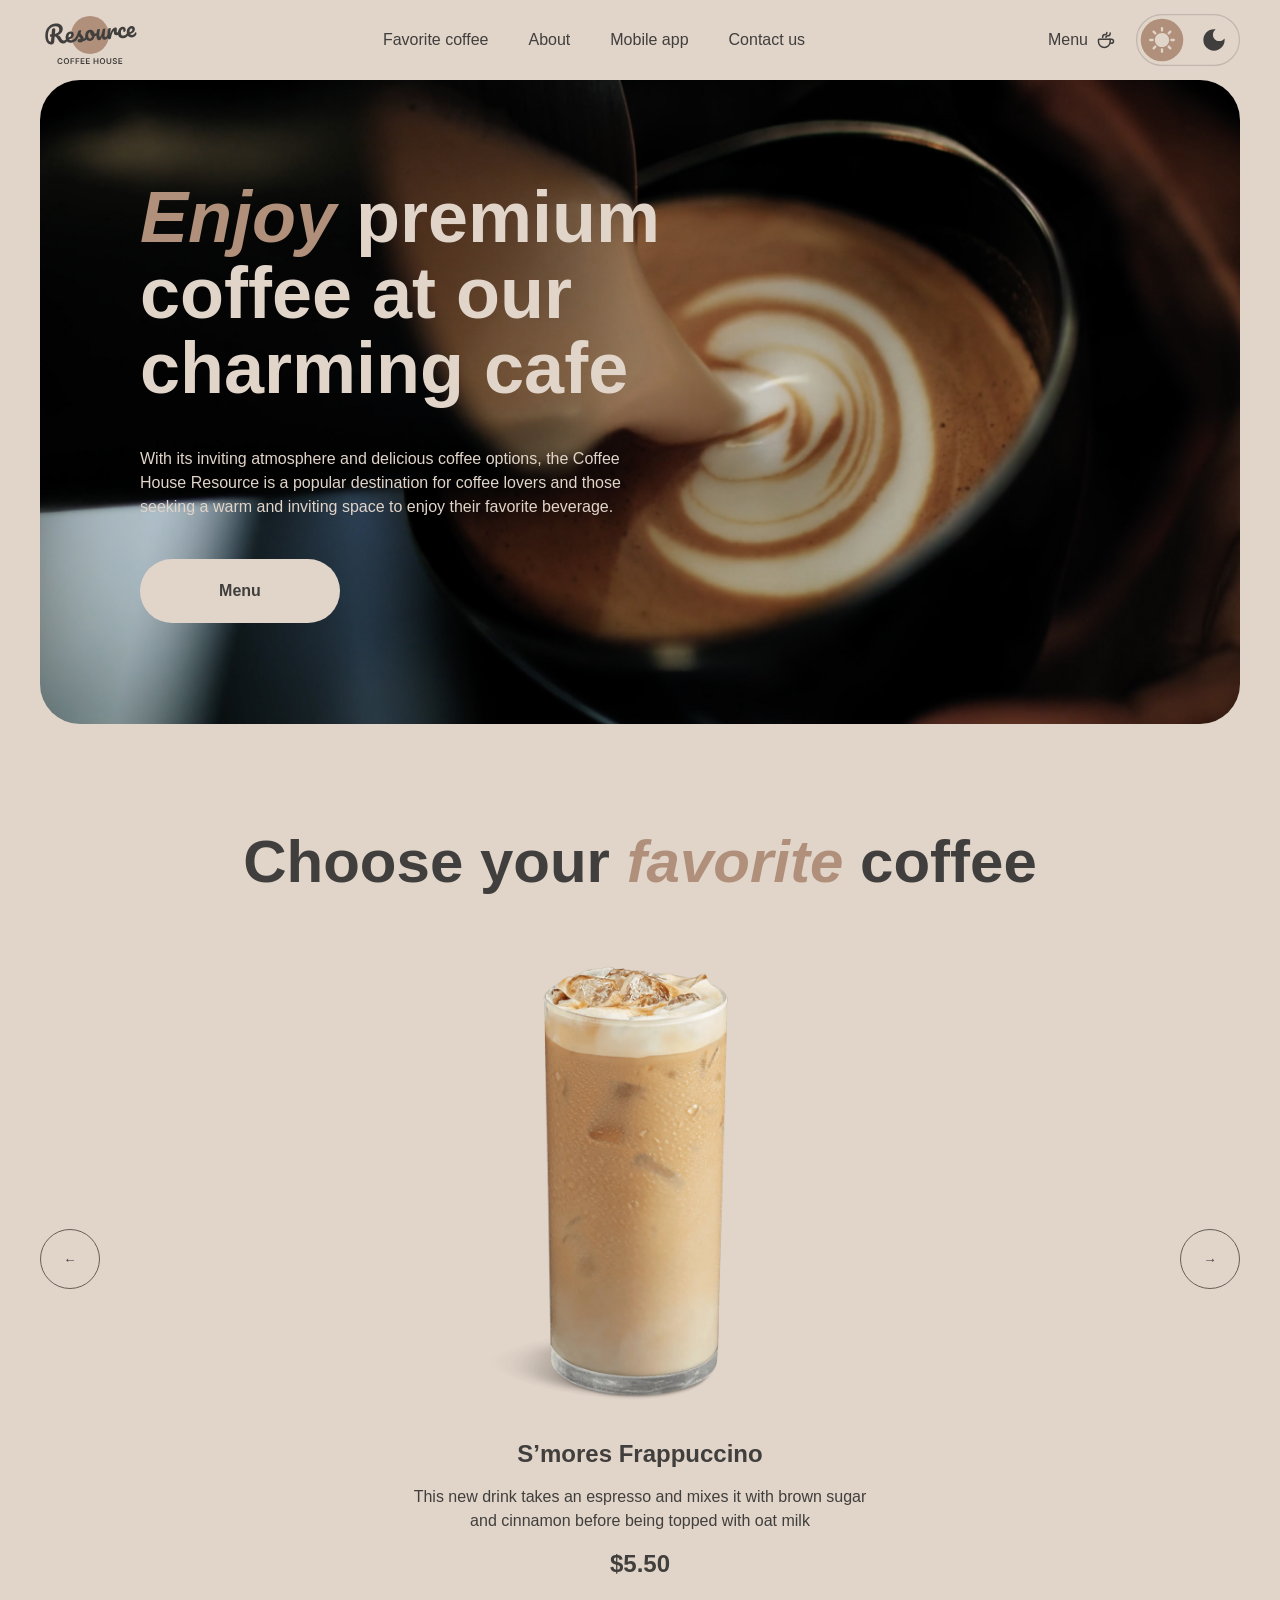
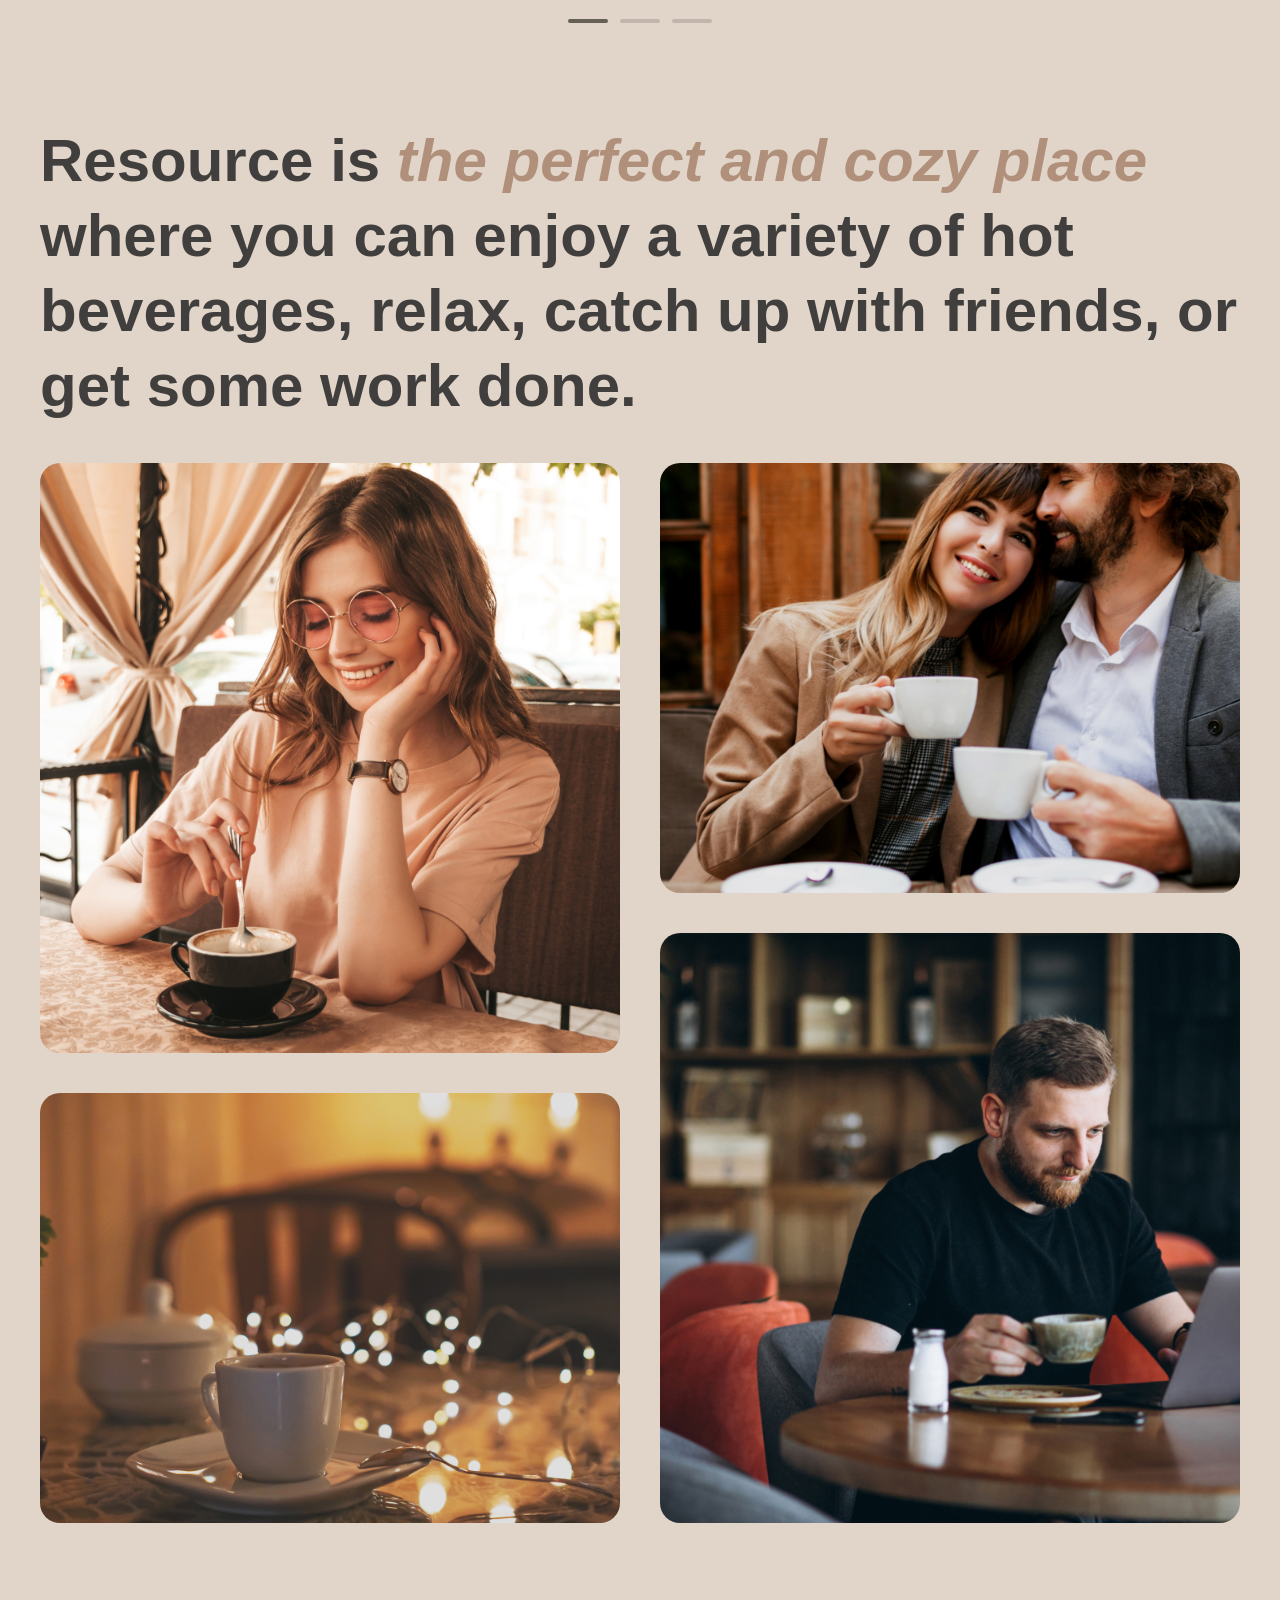
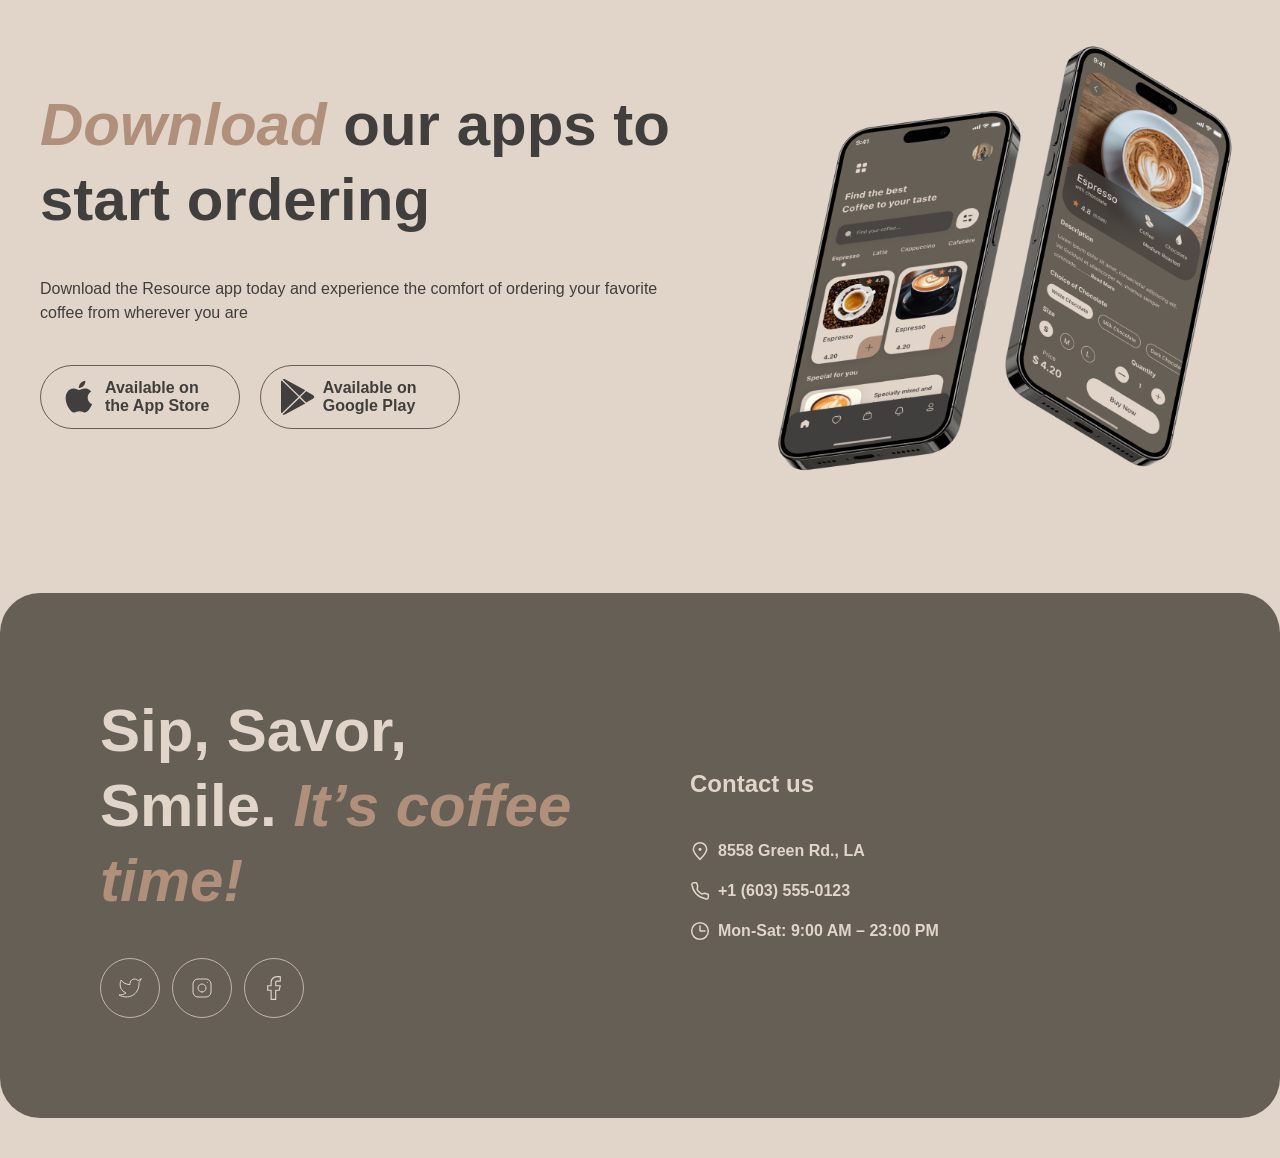
<file: index.html>
<!DOCTYPE html>
<html lang="en">

<head>
  <meta charset="UTF-8">
  <meta name="viewport" content="width=device-width, initial-scale=1.0">
  <title>Coffee house</title>
  <link rel="stylesheet" href="style.css">
  <link rel="icon" href="assets/icons/favicon.svg">
</head>

<body>

  <header>
    <a href="index.html" class="logo" aria-label="Coffee House home">
      <img class="logo-light" src="assets/icons/logo.svg" alt="Coffee House">

      <img class="logo-dark" src="assets/icons/logo-dark.svg" alt="">
    </a>
    <nav>
      <ul class="header-navigation">
        <li>
          <a href="#favorite">Favorite coffee</a>
        </li>
        <li>
          <a href="#about">About</a>
        </li>
        <li>
          <a href="#mobile-app">Mobile app</a>
        </li>
        <li>
          <a href="#contacts">Contact us</a>
        </li>
      </ul>
    </nav>

    <div class="header-actions">
      <a href="menu.html" class="menu-link">
        <span>Menu</span>
        <img src="assets/icons/coffee-cup.svg" alt="">
      </a>

      <button type="button" class="theme-toggle" aria-label="Switch to dark theme" aria-pressed="false">
        <img class="theme-switch-light" src="assets/icons/theme-light.svg" alt="">

        <img class="theme-switch-dark" src="assets/icons/theme-dark.svg" alt="">
      </button>

      <button type="button" class="burger-button" aria-label="Open menu">
        <span></span>
        <span></span>
      </button>
    </div>
  </header>

  <div class="mobile-menu">

    <nav class="mobile-navigation">
      <a href="index.html#favorite">Favorite coffee</a>
      <a href="index.html#about">About</a>
      <a href="index.html#mobile-app">Mobile app</a>
      <a href="#contacts">Contact us</a>
      <a href="menu.html">Menu</a>
    </nav>
  </div>
  <main>

    <section id="enjoy">
      <div class="enjoy-content">
        <h1><span>Enjoy</span> premium coffee at our charming cafe</h1>
        <p>
          With its inviting atmosphere and delicious coffee options, the Coffee House Resource is a popular destination
          for coffee lovers and those seeking a warm and inviting space to enjoy their favorite beverage.
        </p>
        <a href="menu.html" class="enjoy-menu-button">
          <span>Menu</span>
          <img src="assets/icons/coffee-cup.svg" alt="">
        </a>
      </div>
    </section>

    <section id="favorite">
      <h2>Choose your <span>favorite </span>coffee</h2>
      <div class="slider">
        <button type="button" class="slider-button slider-button-left">←</button>
        <div class="slides">
          <article class="coffee-slide active">
            <img src="assets/images/coffee-slider-1.png" alt="S’mores Frappuccino">
            <h3>S’mores Frappuccino</h3>
            <p>This new drink takes an espresso and mixes it with brown sugar and cinnamon before being topped with oat
              milk</p>
            <p>$5.50</p>
          </article>
          <article class="coffee-slide">
            <img src="assets/images/coffee-slider-2.png" alt="Caramel Macchiato">
            <h3>Caramel Macchiato</h3>
            <p>Description</p>
            <p>$5.00</p>
          </article>

          <article class="coffee-slide">
            <img src="assets/images/coffee-slider-3.png" alt="Ice Coffee">
            <h3>Ice Coffee</h3>
            <p>Description</p>
            <p>$4.50</p>
          </article>
        </div>
        <button type="button" class="slider-button slider-button-right">→</button>
      </div>
      <div class="slider-controls">
        <span class="active"></span>
        <span></span>
        <span></span>
      </div>
    </section>

    <section id="about">
      <h2>
        Resource is <span>the perfect and cozy place</span> where you can enjoy a variety of hot beverages, relax, catch
        up with
        friends, or get some work done.
      </h2>
      <div class="about-images">
        <div class="about-column">
          <img src="assets/images/about-1.jpg" alt="A woman drinking coffee">
          <img src="assets/images/about-2.jpg" alt="A man drinking coffee">

        </div>
        <div class="about-column">
          <img src="assets/images/about-4.jpg" alt="A happy couple drinking coffee">
          <img src="assets/images/about-3.jpg" alt="Coffee shop atmosphere">
        </div>
      </div>
    </section>

    <section id="mobile-app">
      <div class="mobile-app-content">
        <h2><span>Download</span> our apps to start ordering</h2>

        <p>
          Download the Resource app today and experience the comfort of ordering
          your favorite coffee from wherever you are
        </p>

        <div class="app-buttons">
          <a href="https://www.apple.com/app-store/" class="app-button">
            <img class="app-buttons-icon-light" src="assets/icons/apple-dark.svg" alt="">
            <img class="app-buttons-icon-dark" src="assets/icons/apple-light.svg" alt="">
            <span>Available on the App Store</span>
          </a>
          <a href="https://play.google.com/store" class="app-button">
            <img class="app-buttons-icon-light" src="assets/icons/play.svg" alt="">
            <img class="app-buttons-icon-dark" src="assets/icons/google-light.svg" alt="">
            <span>Available on Google Play</span>
          </a>
        </div>
      </div>
      <div class="mobile-app-image">
        <img src="assets/images/mobile-screens.png" alt="Coffee House mobile application">
      </div>
    </section>

  </main>

  <footer id="contacts">
    <div class="footer-socials">
      <h2>Sip, Savor, Smile. <span>It’s coffee time!</span></h2>

      <div class="social-links">
        <a href="https://twitter.com/" aria-label="Twitter">
          <img src="assets/icons/twitter.svg" alt="">
        </a>

        <a href="https://instagram.com/" aria-label="Instagram">
          <img src="assets/icons/instagram.svg" alt="">
        </a>

        <a href="https://facebook.com/" aria-label="Facebook">
          <img src="assets/icons/facebook.svg" alt="">
        </a>
      </div>
    </div>

    <div class="footer-contacts">
      <h3>Contact us</h3>

      <address>
        <a href="https://maps.google.com/" target="_blank" rel="noopener noreferrer">
          <img src="assets/icons/pin-alt.svg" alt=""><span>8558 Green Rd., LA</span>
        </a>

        <a href="tel:+16035550123">
          <img src="assets/icons/phone.svg" alt="">
          <span>+1 (603) 555-0123</span>
        </a>

        <p>
          <img src="assets/icons/clock.svg" alt="">
          <span>Mon-Sat: 9:00 AM – 23:00 PM</span>
        </p>
      </address>
    </div>
  </footer>
  <script src="script.js"></script>
</body>

</html>
</file>
<file: style.css>
:root {
  --color-background: #e1d4c9;
  --color-text-dark: #403f3d;
  --color-text-light: #e1d4c9;
  --color-accent: #b0907a;
  --color-border-dark: #665f55;
  --color-border-light: #c1b6ad;

  --color-surface-dark: #665f55;
  --color-on-dark: #e1d4c9;

  --color-hover-bg: #665f55;
  --color-hover-text: #e1d4c9;
  --color-hover-social: #403f3d;

  --tab-active-bg: #665f55;
  --tab-active-icon-bg: #e1d4c9;

  --tab-border: #c1b6ad;
  --tab-icon-bg: #c1b6ad;

  --tab-text: #403f3d;
  --tab-active-text: #e1d4c9;
}

body.dark-theme {
  --color-background: #403f3d;
  --color-text-dark: #e1d4c9;
  --color-text-light: #403f3d;
  --color-border-dark: #c1b6ad;
  --color-border-light: #665f55;

  --color-hover-bg: #e1d4c9;
  --color-hover-text: #403f3d;
  --color-hover-social: #292826;

  --tab-active-bg: #403f3d;
  --tab-active-icon-bg: #292826;

  --tab-border: #665f55;
  --tab-icon-bg: #665f55;

  --tab-text: #e1d4c9;
  --tab-active-text: #e1d4c9;
}

*,
*::before,
*::after {
  box-sizing: border-box;
}

html {
  scroll-behavior: smooth;
}

body {
  margin: 0;
  font-family: 'Inter', sans-serif;
  color: var(--color-text-dark);
  background-color: var(--color-background);
}

a {
  color: inherit;
  text-decoration: none;
}

h1 {
  margin: 0;
}

header,
main,
footer {
  width: 100%;
  max-width: 1440px;
  margin: 0 auto;
  padding-left: 40px;
  padding-right: 40px;
}

header {
  display: flex;
  align-items: center;
  justify-content: space-between;
  height: 60px;
  padding-top: 20px;
}

.header-navigation {
  display: flex;
  align-items: center;
  gap: 40px;
  list-style: none;
  margin: 0;
  padding: 0;
}

.header-navigation a,
.menu-link {
  position: relative;
}

.header-navigation a::after,
.menu-link::after {
  content: '';
  position: absolute;
  left: 0;
  bottom: -4px;

  width: 100%;
  height: 2px;

  background-color: var(--color-text-dark);

  transform: scaleX(0);
  transform-origin: center;
  transition: transform 0.3s ease;
}

.header-navigation a:hover::after,
.menu-link:hover::after {
  transform: scaleX(1);
}

.logo {
  width: 100px;
  height: 60px;
  display: block;
}

.logo img {
  width: 100%;
  height: 100%;
}

.logo .logo-light {
  display: block;
}

.logo .logo-dark {
  display: none;
}

body.dark-theme .logo .logo-light {
  display: none;
}

body.dark-theme .logo .logo-dark {
  display: block;
}

.header-actions {
  display: flex;
  align-items: center;
  gap: 20px;
}

.theme-toggle {
  width: 104px;
  height: 52px;
  padding: 0;
  border: 0;
  background: transparent;
  cursor: pointer;
}

.theme-toggle img {
  display: block;
  width: 104px;
  height: 52px;
}

.theme-switch-dark {
  display: none !important;
}

body.dark-theme .theme-switch-light {
  display: none;
}

body.dark-theme .theme-switch-dark {
  display: block !important;
}

.mobile-menu {
  display: none;
}

.burger-button {
  display: none;

  width: 44px;
  height: 44px;

  padding: 0;

  border: 1px solid var(--color-border-dark);
  border-radius: 50%;

  background: transparent;
}

.burger-button span {
  display: block;

  width: 16px;
  height: 1px;

  margin: 5px auto;

  background-color: var(--color-text-dark);
}

.menu-link {
  display: flex;
  align-items: center;
  gap: 8px;
}

.menu-link img {
  width: 20px;
  height: 20px;
}

#enjoy {
  min-height: 644px;
  border-radius: 40px;
  padding: 100px;
  margin-top: 20px;

  background-image: url('assets/images/img-hero.jpg');
  background-size: cover;
  background-position: center;
  background-repeat: no-repeat;
}

.enjoy-content {
  width: 530px;
}

.enjoy-content h1 {
  margin: 0;
  font-size: 72px;
  font-weight: 600;
  line-height: 105%;
  color: var(--color-on-dark);
}

.enjoy-content h1 span {
  font-style: italic;
  color: var(--color-accent);
}

.enjoy-content p {
  margin: 40px 0;
  font-size: 16px;
  line-height: 150%;
  color: var(--color-on-dark);
}

.enjoy-content > a {
  display: flex;
  align-items: center;
  justify-content: center;

  width: 200px;
  height: 64px;

  border-radius: 100px;
  background-color: var(--color-on-dark);
  color: #403f3d;

  font-size: 16px;
  font-weight: 600;
}

.enjoy-menu-button img {
  width: 0;
  height: 20px;
  margin-left: 0;
  opacity: 0;

  transition: width 0.3s ease, margin-left 0.3s ease, opacity 0.3s ease;
}

#favorite {
  padding-top: 100px;
}

#favorite h2 {
  margin: 0;
  text-align: center;
  font-size: 60px;
  font-weight: 600;
  line-height: 125%;
}

#favorite span {
  font-style: italic;
  color: var(--color-accent);
}

.slider {
  display: flex;
  align-items: center;
  justify-content: space-between;
  margin-top: 40px;
}

.slides {
  width: 480px;
  text-align: center;
}

.slides {
  display: grid;
  width: 480px;
  text-align: center;
}

.coffee-slide {
  grid-area: 1 / 1;

  opacity: 0;
  visibility: hidden;
  transform: translateX(20px);

  transition: opacity 0.4s ease, transform 0.4s ease;
}

.coffee-slide.active {
  opacity: 1;
  visibility: visible;
  transform: translateX(0);
}

.coffee-slide img {
  display: block;
  width: 480px;
  height: 480px;
  object-fit: contain;
}

.coffee-slide h3 {
  margin: 20px 0 16px;
  font-size: 24px;
  font-weight: 600;
  line-height: 125%;
}

.coffee-slide p {
  margin: 0;
  font-size: 16px;
  line-height: 150%;
}

.coffee-slide p:last-child {
  margin-top: 16px;
  font-size: 24px;
  font-weight: 600;
  line-height: 125%;
}

.slider-button {
  display: flex;
  align-items: center;
  justify-content: center;

  width: 60px;
  height: 60px;

  padding: 0;
  border: 1px solid var(--color-border-dark);
  border-radius: 50%;

  background: transparent;
  color: var(--color-text-dark);
  cursor: pointer;
}

.slider-controls {
  display: flex;
  justify-content: center;
  gap: 12px;
  margin-top: 40px;
}

.slider-controls span {
  width: 40px;
  height: 4px;
  border-radius: 100px;
  background-color: var(--color-border-light);
}

.slider-controls span.active {
  background-color: var(--color-border-dark);
}

#about {
  padding-top: 100px;
}

#about h2 {
  margin: 0;
  font-size: 60px;
  font-weight: 600;
  line-height: 125%;
}

#about h2 span {
  font-style: italic;
  color: var(--color-accent);
}

.about-images {
  display: grid;
  grid-template-columns: 1fr 1fr;
  gap: 40px;
  margin-top: 40px;
}

.about-column {
  display: flex;
  flex-direction: column;
  gap: 40px;
}

.about-column:first-child img:first-child,
.about-column:last-child img:last-child {
  height: 590px;
}

.about-column:first-child img:last-child,
.about-column:last-child img:first-child {
  height: 430px;
}

.about-images img {
  width: 100%;
  display: block;
  border-radius: 20px;
  object-fit: cover;
}

#mobile-app {
  display: flex;
  justify-content: space-between;
  align-items: center;
  gap: 100px;
  padding-top: 100px;
}

.mobile-app-content {
  max-width: 630px;
}

.mobile-app-image img {
  display: block;
  width: 630px;
  max-width: 100%;
  height: auto;
}

#mobile-app h2 span {
  font-style: italic;
  color: var(--color-accent);
}

.mobile-app-content h2 {
  margin: 0;
  font-size: 60px;
  font-weight: 600;
  line-height: 125%;
}

.mobile-app-content p {
  margin: 40px 0;
  font-size: 16px;
  line-height: 150%;
}

.app-buttons {
  display: flex;
  gap: 20px;
}

.app-button {
  display: flex;
  align-items: center;
  gap: 8px;

  width: 200px;
  height: 64px;
  padding: 12px 20px;

  border: 1px solid #665f55;
  border-radius: 100px;

  background-color: transparent;
  color: #403f3d;

  font-size: 16px;
  font-weight: 600;
}

body.dark-theme .app-button {
  border-color: #c1b6ad;
  color: #e1d4c9;
}

.app-button:hover {
  background-color: var(--color-hover-bg);
  color: var(--color-hover-text);
  border-color: var(--color-hover-bg);
}

.app-buttons-icon-light,
.app-buttons-icon-dark {
  width: 36px;
  height: 36px;
}

.app-buttons-icon-dark {
  display: none;
}

body.dark-theme .app-buttons-icon-light {
  display: none;
}

body.dark-theme .app-buttons-icon-dark {
  display: block;
}

.app-button img {
  width: 36px;
  height: 36px;
}

#contacts {
  display: flex;
  align-items: center;
  gap: 100px;

  margin-top: 100px;
  padding: 100px;

  border-radius: 40px;
  background-color: var(--color-surface-dark);
  color: var(--color-on-dark);
}

.footer-socials,
.footer-contacts {
  flex: 1;
}

.footer-socials h2 {
  margin: 0;
  font-size: 60px;
  font-weight: 600;
  line-height: 125%;
}

.footer-socials h2 span {
  font-style: italic;
  color: var(--color-accent);
}

.social-links {
  display: flex;
  gap: 12px;
  margin-top: 40px;
}

.social-links a {
  display: flex;
  align-items: center;
  justify-content: center;

  width: 60px;
  height: 60px;

  border: 1px solid var(--color-border-light);
  border-radius: 50%;
}

.social-links img {
  width: 24px;
  height: 24px;
}

.footer-contacts h3 {
  margin: 0 0 40px;
  font-size: 24px;
  font-weight: 600;
  line-height: 125%;
}

.footer-contacts address {
  display: flex;
  flex-direction: column;
  gap: 16px;

  font-style: normal;
}

.footer-contacts a,
.footer-contacts p {
  margin: 0;
  font-size: 16px;
  font-weight: 600;
  line-height: 150%;

  display: flex;
  align-items: center;
  gap: 8px;
}

footer {
  margin-bottom: 40px;
}
.footer-contacts img {
  width: 20px;
  height: 20px;
}

.menu h1 {
  max-width: 800px;
  margin: 0 auto;
  text-align: center;

  font-weight: 600;
  font-size: 60px;
  line-height: 125%;
}

.menu h1 span {
  font-style: italic;
  color: var(--color-accent);
}

.menu-tabs {
  display: flex;
  justify-content: center;
  gap: 16px;
  margin-top: 40px;
  margin-bottom: 40px;
}

.menu-tab {
  display: flex;
  align-items: center;
  gap: 8px;

  height: 46px;
  padding: 8px 16px 8px 8px;

  border: 1px solid var(--tab-border);
  border-radius: 100px;

  background-color: transparent;
  color: var(--tab-text);

  font-size: 16px;
  font-weight: 600;
}

.menu-tab.active {
  background-color: var(--tab-active-bg);
  border-color: var(--tab-active-bg);
  color: var(--tab-active-text);
}

.menu-tab.active .tab-icon {
  background-color: var(--tab-active-icon-bg);
}

.tab-icon {
  display: flex;
  align-items: center;
  justify-content: center;

  width: 30px;
  height: 30px;

  border-radius: 50%;
  background-color: var(--tab-icon-bg);
}

.tab-icon img {
  width: 16px;
  height: 16px;
}

.menu-grid {
  display: grid;
  grid-template-columns: repeat(4, 1fr);
  gap: 40px;
}

.menu-card {
  border-radius: 40px;
  border: 1px solid var(--color-border-light);
  overflow: hidden;
}

.menu-card img {
  display: block;
  width: 100%;
  aspect-ratio: 1 / 1;
  object-fit: cover;
}

.menu-card-content {
  padding: 20px;
}

.menu-card h2 {
  margin: 0 0 12px;
  font-size: 24px;
  font-weight: 600;
  line-height: 125%;
}

.menu-card p {
  margin: 0;
  font-size: 16px;
  line-height: 150%;
}

.menu-card p:last-child {
  margin-top: 12px;
  font-size: 24px;
  font-weight: 600;
  line-height: 125%;
}

.load-more {
  display: none;
  align-items: center;
  justify-content: center;

  width: 60px;
  height: 60px;
  margin: 40px auto 0;

  padding: 0;
  border: 1px solid var(--color-border-dark);
  border-radius: 50%;

  background: transparent;
  cursor: pointer;
}

.load-more img {
  width: 24px;
  height: 24px;
  display: block;
}

.modal-overlay {
  display: none;
  position: fixed;
  inset: 0;
  z-index: 1000;

  background-color: rgba(64, 63, 61, 0.8);
  align-items: center;
  justify-content: center;
}

.modal-overlay.open {
  display: flex;
}

.product-modal {
  display: flex;
  gap: 20px;

  width: 800px;
  max-width: 100%;

  padding: 16px;

  border-radius: 40px;
  background-color: var(--color-background);
}

.modal-image {
  width: 310px;
  height: 310px;
  flex-shrink: 0;
  object-fit: cover;
  border-radius: 40px;
}

.modal-content {
  display: flex;
  flex: 1;
  flex-direction: column;
  gap: 20px;
}

#modal-title {
  margin: 0;

  font-size: 24px;
  font-weight: 600;
  line-height: 125%;
}

.modal-description {
  margin: 0;

  font-size: 16px;
  line-height: 150%;
}

.modal-sizes,
.modal-additives {
  display: flex;
  flex-wrap: wrap;
  gap: 8px;
}

.modal-option {
  display: flex;
  align-items: center;
  gap: 8px;

  padding: 8px 16px 8px 8px;

  border: 1px solid var(--color-border-light);
  border-radius: 100px;

  background-color: transparent;
  color: var(--color-text-dark);

  font: inherit;
  font-weight: 600;

  cursor: pointer;

  transition: background-color 0.3s ease, color 0.3s ease,
    border-color 0.3s ease;
}

.modal-option-badge {
  display: flex;
  align-items: center;
  justify-content: center;

  width: 30px;
  height: 30px;

  border-radius: 50%;

  background-color: var(--color-border-light);
  color: var(--color-text-dark);
}

.modal-option.active {
  border-color: var(--color-surface-dark);
  background-color: var(--color-surface-dark);
  color: var(--color-on-dark);
}

.modal-option.active .modal-option-badge {
  background-color: var(--color-background);
  color: var(--color-text-dark);
}
.modal-total {
  display: flex;
  justify-content: space-between;
  align-items: center;

  font-size: 24px;
  font-weight: 600;
  line-height: 125%;
}

.modal-close {
  width: 100%;

  padding: 10px 0;

  border: 1px solid var(--color-border-dark);
  border-radius: 100px;

  background-color: transparent;
  color: var(--color-text-dark);

  font: inherit;
  font-weight: 600;

  cursor: pointer;

  transition: background-color 0.3s ease, color 0.3s ease;
}

.modal-label {
  margin: 0 0 8px;

  font-size: 16px;
  line-height: 150%;
}

body.modal-open {
  overflow: hidden;
}

@media (max-width: 768px) {
  header,
  main,
  footer {
    padding-left: 40px;
    padding-right: 40px;
  }

  nav {
    display: none;
  }

  .menu-link {
    display: none;
  }

  .mobile-menu {
    display: flex;
    position: fixed;
    top: 80px;
    left: 0;

    width: 100%;
    height: calc(100vh - 80px);

    padding: 60px 40px;

    background-color: var(--color-background);

    transform: translateX(100%);
    transition: transform 0.4s ease;

    z-index: 100;
  }

  .mobile-menu.open {
    transform: translateX(0);
  }

  .mobile-navigation {
    display: flex;
    flex-direction: column;
    align-items: center;

    width: 100%;
    gap: 60px;
  }

  .mobile-navigation a {
    font-size: 32px;
    font-weight: 600;
    line-height: 125%;
  }

  .burger-button {
    display: block;
  }

  .burger-button span {
    transition: transform 0.3s ease, opacity 0.3s ease;
  }

  .burger-button.open span:first-child {
    transform: translateY(3px) rotate(45deg);
  }

  .burger-button.open span:last-child {
    transform: translateY(-3px) rotate(-45deg);
  }

  body.menu-open {
    overflow: hidden;
  }

  #enjoy {
    padding: 100px 60px;
  }

  .enjoy-content {
    width: 100%;
    max-width: 530px;
  }
  .slider {
    gap: 40px;
  }

  .slides {
    width: 480px;
    max-width: 100%;
  }

  .coffee-slide img {
    width: 100%;
    height: auto;
  }

  .about-images {
    grid-template-columns: 1fr;
  }

  .about-column {
    gap: 40px;
  }

  .about-column:first-child img:last-child,
  .about-column:last-child img:first-child {
    display: none;
  }

  .about-column:first-child img:first-child,
  .about-column:last-child img:last-child {
    height: 590px;
  }

  #mobile-app {
    flex-direction: column;
    align-items: flex-start;
    gap: 100px;
  }

  .mobile-app-content {
    max-width: 100%;
  }

  .mobile-app-image {
    width: 100%;
  }

  .mobile-app-image img {
    width: 100%;
    max-width: 630px;
    margin: 0 auto;
  }

  #contacts {
    width: calc(100% - 80px);
    margin: 100px auto 0;

    flex-direction: column;
    align-items: flex-start;
    gap: 100px;
    padding: 100px 60px;
  }

  .footer-socials,
  .footer-contacts {
    width: 100%;
  }

  .menu h1 {
    padding-top: 20px;
  }

  .menu-grid {
    grid-template-columns: repeat(2, minmax(0, 1fr));
    gap: 40px;
  }

  .menu-card {
    width: 100%;
  }

  .load-more {
    display: flex;
  }

  .menu-grid.show-all .menu-card:nth-child(n + 5) {
    display: block;
  }

  .load-more.is-hidden {
    display: none !important;
  }

  .menu-card:nth-child(n + 5) {
    display: none;
  }
  .modal-overlay {
    padding: 40px;
  }

  .product-modal {
    width: 100%;
    max-width: 688px;
  }

  .modal-image {
    width: 310px;
    height: 310px;
  }

  .modal-option-badge {
    flex-shrink: 0;
  }

  .modal-option span:last-child {
    overflow-wrap: anywhere;
  }
}

@media (max-width: 650px) {
  .modal-image {
    display: none;
  }

  .modal-content {
    width: 100%;
    min-width: 0;
  }
}

@media (max-width: 600px) {
  .enjoy-content h1 {
    font-size: 42px;
    line-height: 115%;
  }

  #favorite h2,
  #about h2,
  .mobile-app-content h2,
  .footer-socials h2,
  .menu h1 {
    font-size: 32px;
    line-height: 125%;
  }

  .menu h1 {
    padding-top: 20px;
  }
}

@media (max-width: 480px) {
  header,
  main {
    padding-left: 16px;
    padding-right: 16px;
  }

  #contacts {
    width: calc(100% - 32px);
  }
  header {
    height: 60px;
  }

  .logo {
    width: 100px;
    height: 60px;
  }

  .header-actions {
    gap: 8px;
  }

  .theme-toggle {
    width: 88px;
    height: 44px;
  }

  .theme-toggle img {
    width: 88px;
    height: 44px;
  }

  .burger-button {
    width: 44px;
    height: 44px;
  }
  #enjoy {
    min-height: auto;
    padding: 60px 16px;
    border-radius: 40px;
  }

  .enjoy-content {
    width: 100%;
    max-width: 100%;
  }

  .enjoy-content h1 {
    font-size: 42px;
    line-height: 115%;
  }

  #favorite h2 {
    font-size: 32px;
    line-height: 125%;
  }

  .slider {
    justify-content: center;
  }

  .slider-button {
    display: none;
  }

  .slides {
    width: 100%;
  }

  .coffee-slide img {
    width: 100%;
    height: auto;
  }

  .slider-controls {
    margin-top: 40px;
  }
  #about h2 {
    font-size: 32px;
    line-height: 125%;
  }

  .about-images {
    margin-top: 40px;
  }

  .about-column:first-child img:first-child,
  .about-column:last-child img:last-child {
    height: 590px;
  }

  #mobile-app {
    gap: 40px;
  }

  .mobile-app-content h2 {
    font-size: 32px;
    line-height: 125%;
  }

  .app-buttons {
    flex-direction: column;
  }

  .mobile-app-image img {
    width: 100%;
    max-width: 348px;
  }

  #contacts {
    gap: 40px;
    padding: 60px 16px;
  }

  .footer-socials h2 {
    font-size: 32px;
    line-height: 125%;
  }

  .footer-contacts h3 {
    margin-bottom: 40px;
  }

  .menu h1 {
    padding-top: 20px;
    font-size: 32px;
    line-height: 125%;
  }

  .menu-tabs {
    gap: 8px;
  }

  .menu-grid {
    grid-template-columns: 310px;
    justify-content: center;
    gap: 40px;
  }

  .menu-card {
    width: 310px;
  }
  .modal-overlay {
    padding: 19px;
  }

  .product-modal {
    display: flex;
    gap: 20px;

    width: 800px;
    max-width: 100%;
    max-height: calc(100vh - 40px);
    overflow-y: auto;

    padding: 16px;

    border-radius: 40px;
    background-color: var(--color-background);
  }

  .modal-image {
    display: none;
  }

  .modal-content {
    width: 100%;
  }

  .modal-content {
    width: 100%;
    min-width: 0;
  }

  .modal-sizes,
  .modal-additives {
    width: 100%;
  }

  .modal-option {
    max-width: 100%;
  }
}

@media (hover: hover) and (pointer: fine) {
  .slider-button {
    transition: background-color 0.3s ease, border-color 0.3s ease,
      color 0.3s ease;
  }

  .social-links a {
    transition: background-color 0.3s ease, border-color 0.3s ease;
  }

  .social-links a:hover {
    background-color: var(--color-hover-social);
    border-color: var(--color-hover-social);
  }

  .menu-tab {
    transition: background-color 0.3s ease, color 0.3s ease,
      border-color 0.3s ease;
  }

  .app-button {
    transition: background-color 0.3s ease, border-color 0.3s ease,
      color 0.3s ease;
  }

  .app-button:hover {
    background-color: #665f55;
    border-color: #665f55;
    color: #e1d4c9;
  }

  body.dark-theme .app-button:hover {
    background-color: #403f3d;
    border-color: #403f3d;
    color: #e1d4c9;
  }

  .app-button:hover .app-buttons-icon-light {
    display: none;
  }

  .app-button:hover .app-buttons-icon-dark {
    display: block;
  }

  .menu-tab:hover,
  .slider-button:hover {
    background-color: var(--color-hover-bg);
    color: var(--color-hover-text);
    border-color: var(--color-hover-bg);
  }

  .menu-card {
    transition: transform 0.3s ease, border-color 0.3s ease;
  }

  .menu-card:hover {
    transform: translateY(-4px);
    border-color: var(--color-border-dark);
  }

  .enjoy-menu-button:hover img {
    width: 20px;
    margin-left: 8px;
    opacity: 1;
  }

  .footer-contacts a span {
    position: relative;
  }

  .footer-contacts a span::after {
    content: '';
    position: absolute;
    left: 0;
    bottom: -4px;

    width: 100%;
    height: 2px;

    background-color: var(--color-on-dark);

    transform: scaleX(0);
    transform-origin: left;
    transition: transform 0.3s ease;
  }

  .footer-contacts a:hover span::after {
    transform: scaleX(1);
  }

  .modal-option:hover {
    border-color: var(--color-surface-dark);
    background-color: var(--color-surface-dark);
    color: var(--color-on-dark);
  }

  .modal-close:hover {
    background-color: var(--color-surface-dark);
    color: var(--color-on-dark);
  }
}
</file>
